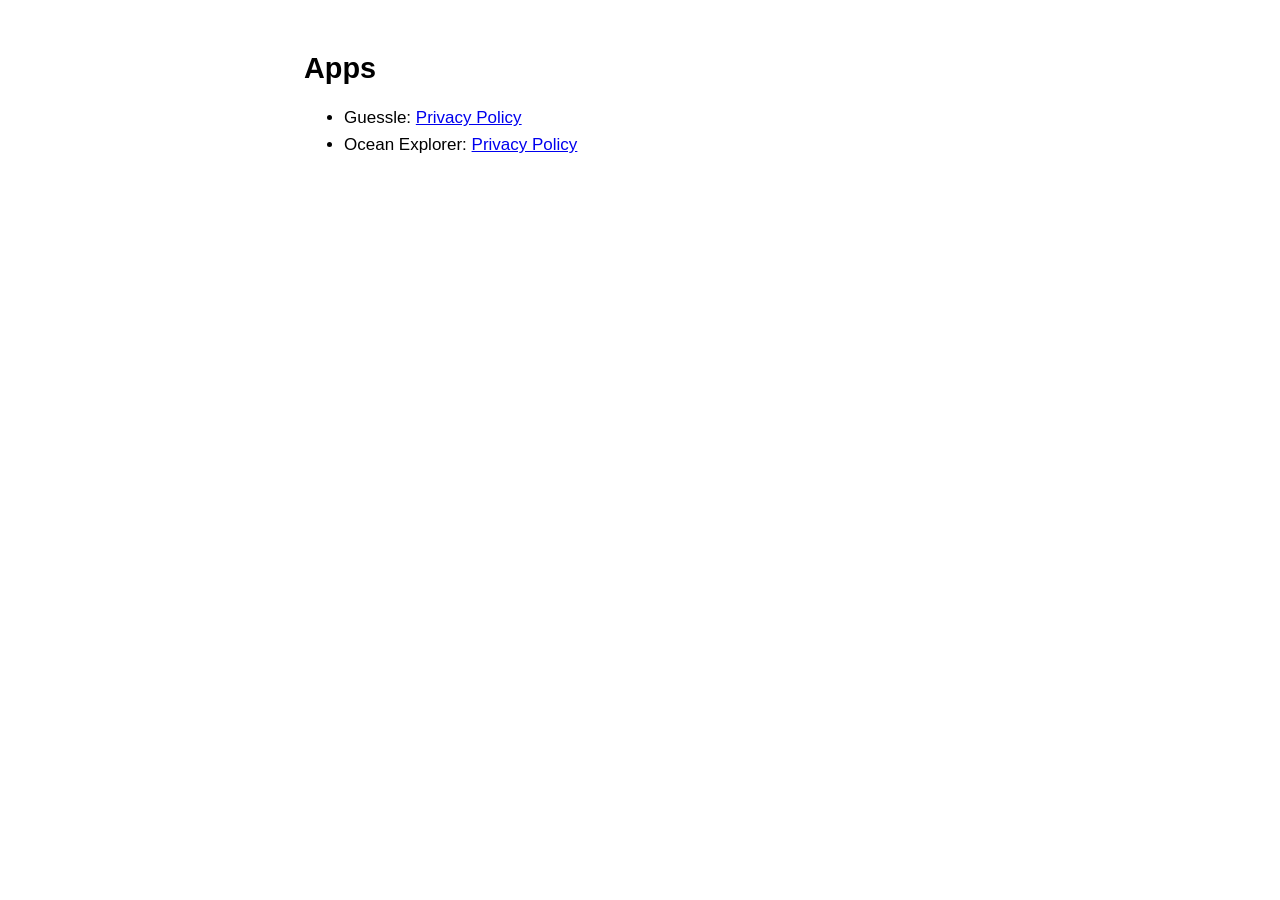
<file: index.html>
<!DOCTYPE html>
<html lang="en">
<head>
  <meta charset="utf-8">
  <meta name="viewport" content="width=device-width, initial-scale=1">
  <title>samtediou apps</title>
  <link rel="stylesheet" href="style.css">
</head>
<body>
  <main>
    <h1>Apps</h1>
    <ul>
      <li>Guessle: <a href="guessle/privacy/">Privacy Policy</a></li>
      <li>Ocean Explorer: <a href="oceanexplorer/privacy/">Privacy Policy</a></li>
    </ul>
  </main>
</body>
</html>
</file>
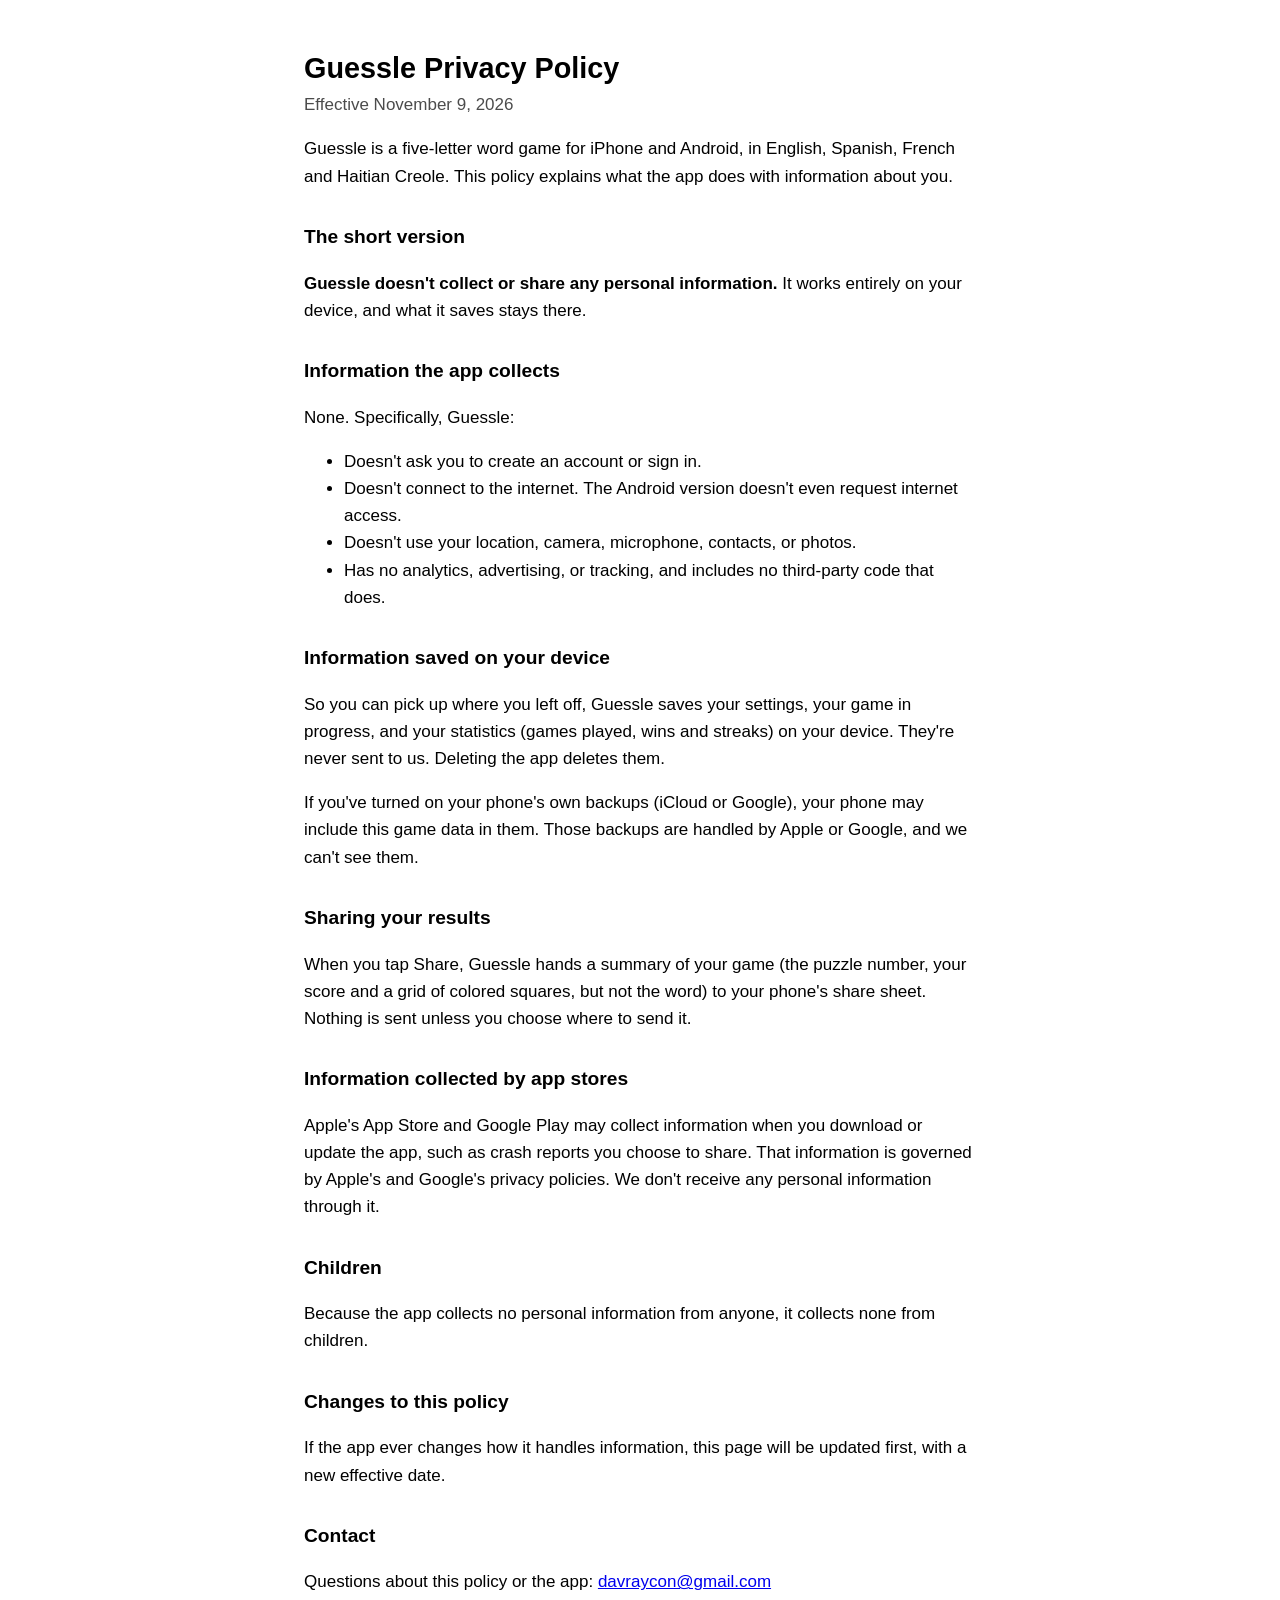
<file: guessle/privacy/index.html>
<!DOCTYPE html>
<html lang="en">
<head>
  <meta charset="utf-8">
  <meta name="viewport" content="width=device-width, initial-scale=1">
  <title>Guessle Privacy Policy</title>
  <link rel="stylesheet" href="../../style.css">
</head>
<body>
  <main>
    <h1>Guessle Privacy Policy</h1>
    <p class="updated">Effective November 9, 2026</p>

    <p>Guessle is a five-letter word game for iPhone and Android, in English, Spanish, French and Haitian Creole. This policy explains what the app does with information about you.</p>

    <h2>The short version</h2>
    <p><strong>Guessle doesn't collect or share any personal information.</strong> It works entirely on your device, and what it saves stays there.</p>

    <h2>Information the app collects</h2>
    <p>None. Specifically, Guessle:</p>
    <ul>
      <li>Doesn't ask you to create an account or sign in.</li>
      <li>Doesn't connect to the internet. The Android version doesn't even request internet access.</li>
      <li>Doesn't use your location, camera, microphone, contacts, or photos.</li>
      <li>Has no analytics, advertising, or tracking, and includes no third-party code that does.</li>
    </ul>

    <h2>Information saved on your device</h2>
    <p>So you can pick up where you left off, Guessle saves your settings, your game in progress, and your statistics (games played, wins and streaks) on your device. They're never sent to us. Deleting the app deletes them.</p>
    <p>If you've turned on your phone's own backups (iCloud or Google), your phone may include this game data in them. Those backups are handled by Apple or Google, and we can't see them.</p>

    <h2>Sharing your results</h2>
    <p>When you tap Share, Guessle hands a summary of your game (the puzzle number, your score and a grid of colored squares, but not the word) to your phone's share sheet. Nothing is sent unless you choose where to send it.</p>

    <h2>Information collected by app stores</h2>
    <p>Apple's App Store and Google Play may collect information when you download or update the app, such as crash reports you choose to share. That information is governed by Apple's and Google's privacy policies. We don't receive any personal information through it.</p>

    <h2>Children</h2>
    <p>Because the app collects no personal information from anyone, it collects none from children.</p>

    <h2>Changes to this policy</h2>
    <p>If the app ever changes how it handles information, this page will be updated first, with a new effective date.</p>

    <h2>Contact</h2>
    <p>Questions about this policy or the app: <a href="mailto:davraycon@gmail.com">davraycon@gmail.com</a></p>
  </main>
</body>
</html>
</file>
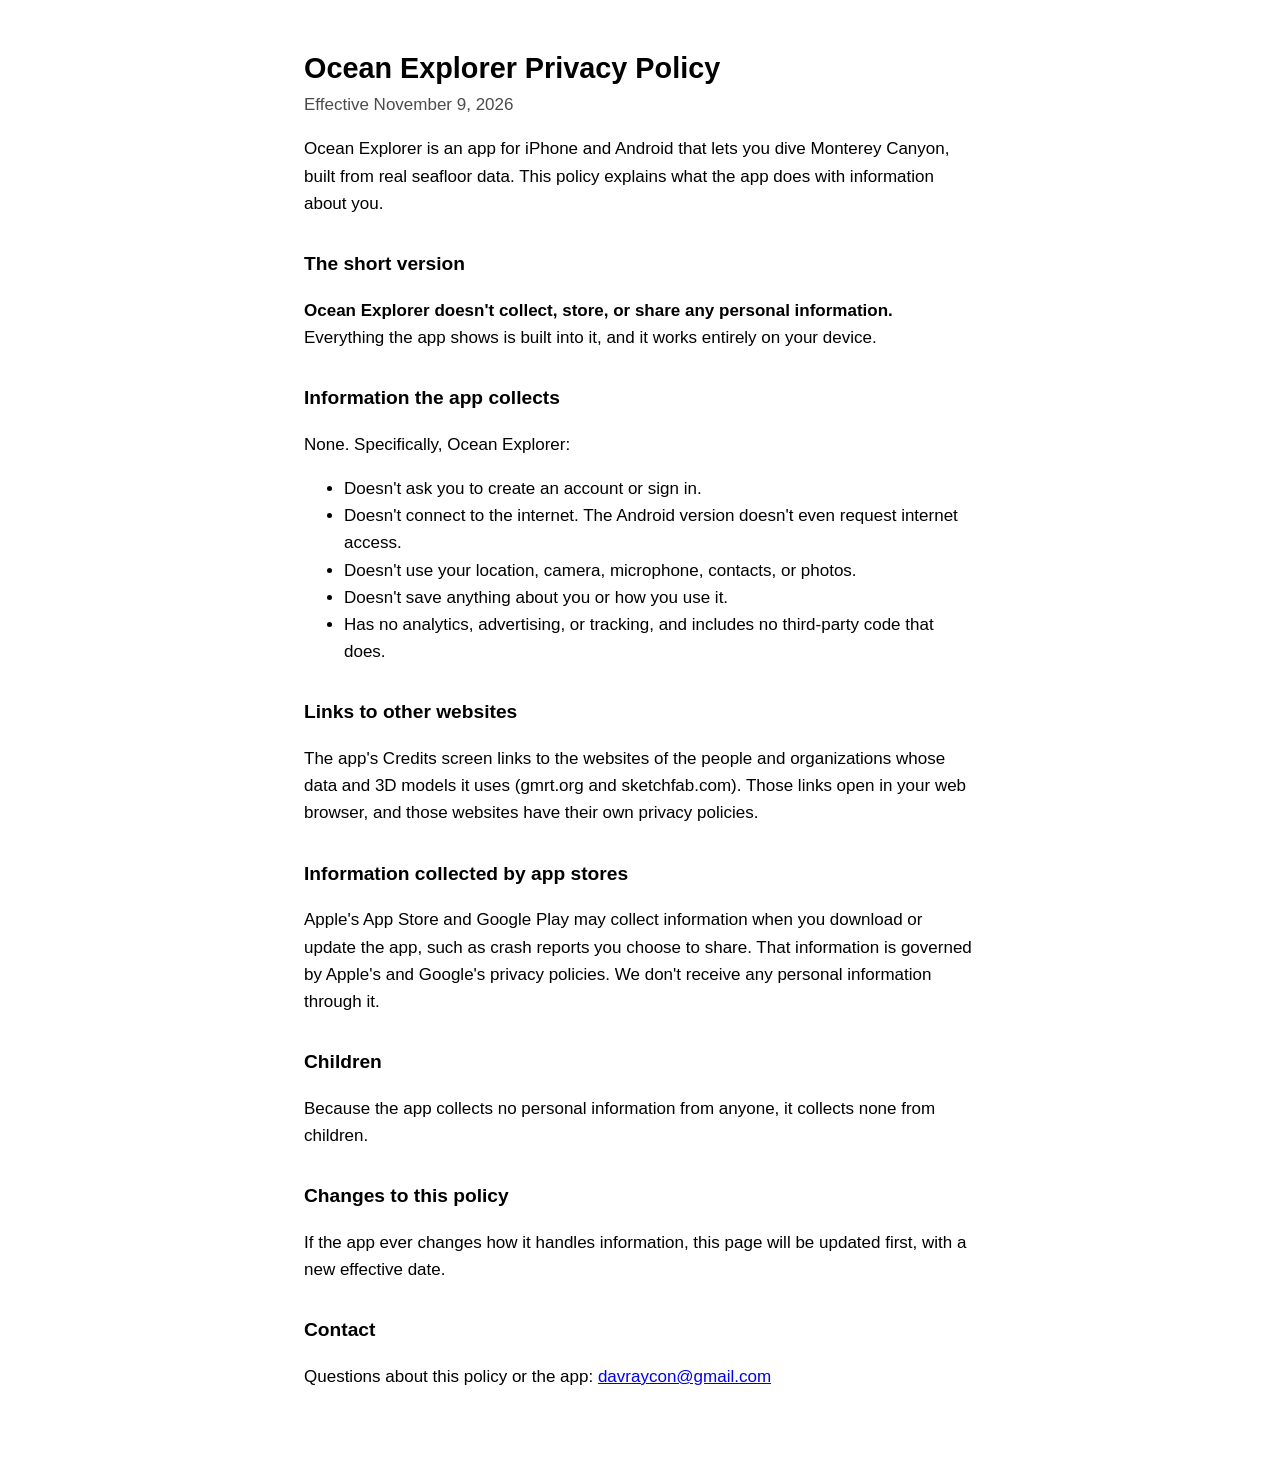
<file: oceanexplorer/privacy/index.html>
<!DOCTYPE html>
<html lang="en">
<head>
  <meta charset="utf-8">
  <meta name="viewport" content="width=device-width, initial-scale=1">
  <title>Ocean Explorer Privacy Policy</title>
  <link rel="stylesheet" href="../../style.css">
</head>
<body>
  <main>
    <h1>Ocean Explorer Privacy Policy</h1>
    <p class="updated">Effective November 9, 2026</p>

    <p>Ocean Explorer is an app for iPhone and Android that lets you dive Monterey Canyon, built from real seafloor data. This policy explains what the app does with information about you.</p>

    <h2>The short version</h2>
    <p><strong>Ocean Explorer doesn't collect, store, or share any personal information.</strong> Everything the app shows is built into it, and it works entirely on your device.</p>

    <h2>Information the app collects</h2>
    <p>None. Specifically, Ocean Explorer:</p>
    <ul>
      <li>Doesn't ask you to create an account or sign in.</li>
      <li>Doesn't connect to the internet. The Android version doesn't even request internet access.</li>
      <li>Doesn't use your location, camera, microphone, contacts, or photos.</li>
      <li>Doesn't save anything about you or how you use it.</li>
      <li>Has no analytics, advertising, or tracking, and includes no third-party code that does.</li>
    </ul>

    <h2>Links to other websites</h2>
    <p>The app's Credits screen links to the websites of the people and organizations whose data and 3D models it uses (gmrt.org and sketchfab.com). Those links open in your web browser, and those websites have their own privacy policies.</p>

    <h2>Information collected by app stores</h2>
    <p>Apple's App Store and Google Play may collect information when you download or update the app, such as crash reports you choose to share. That information is governed by Apple's and Google's privacy policies. We don't receive any personal information through it.</p>

    <h2>Children</h2>
    <p>Because the app collects no personal information from anyone, it collects none from children.</p>

    <h2>Changes to this policy</h2>
    <p>If the app ever changes how it handles information, this page will be updated first, with a new effective date.</p>

    <h2>Contact</h2>
    <p>Questions about this policy or the app: <a href="mailto:davraycon@gmail.com">davraycon@gmail.com</a></p>
  </main>
</body>
</html>
</file>
<file: style.css>
:root { color-scheme: light dark; }
body {
  margin: 0;
  font: 17px/1.6 -apple-system, BlinkMacSystemFont, "Segoe UI", Roboto, sans-serif;
}
main { max-width: 42rem; margin: 0 auto; padding: 2rem 1.25rem 4rem; }
h1 { font-size: 1.8rem; line-height: 1.25; margin-bottom: 0.25rem; }
h2 { font-size: 1.2rem; margin-top: 2rem; }
.updated { margin-top: 0; opacity: 0.7; }
</file>
